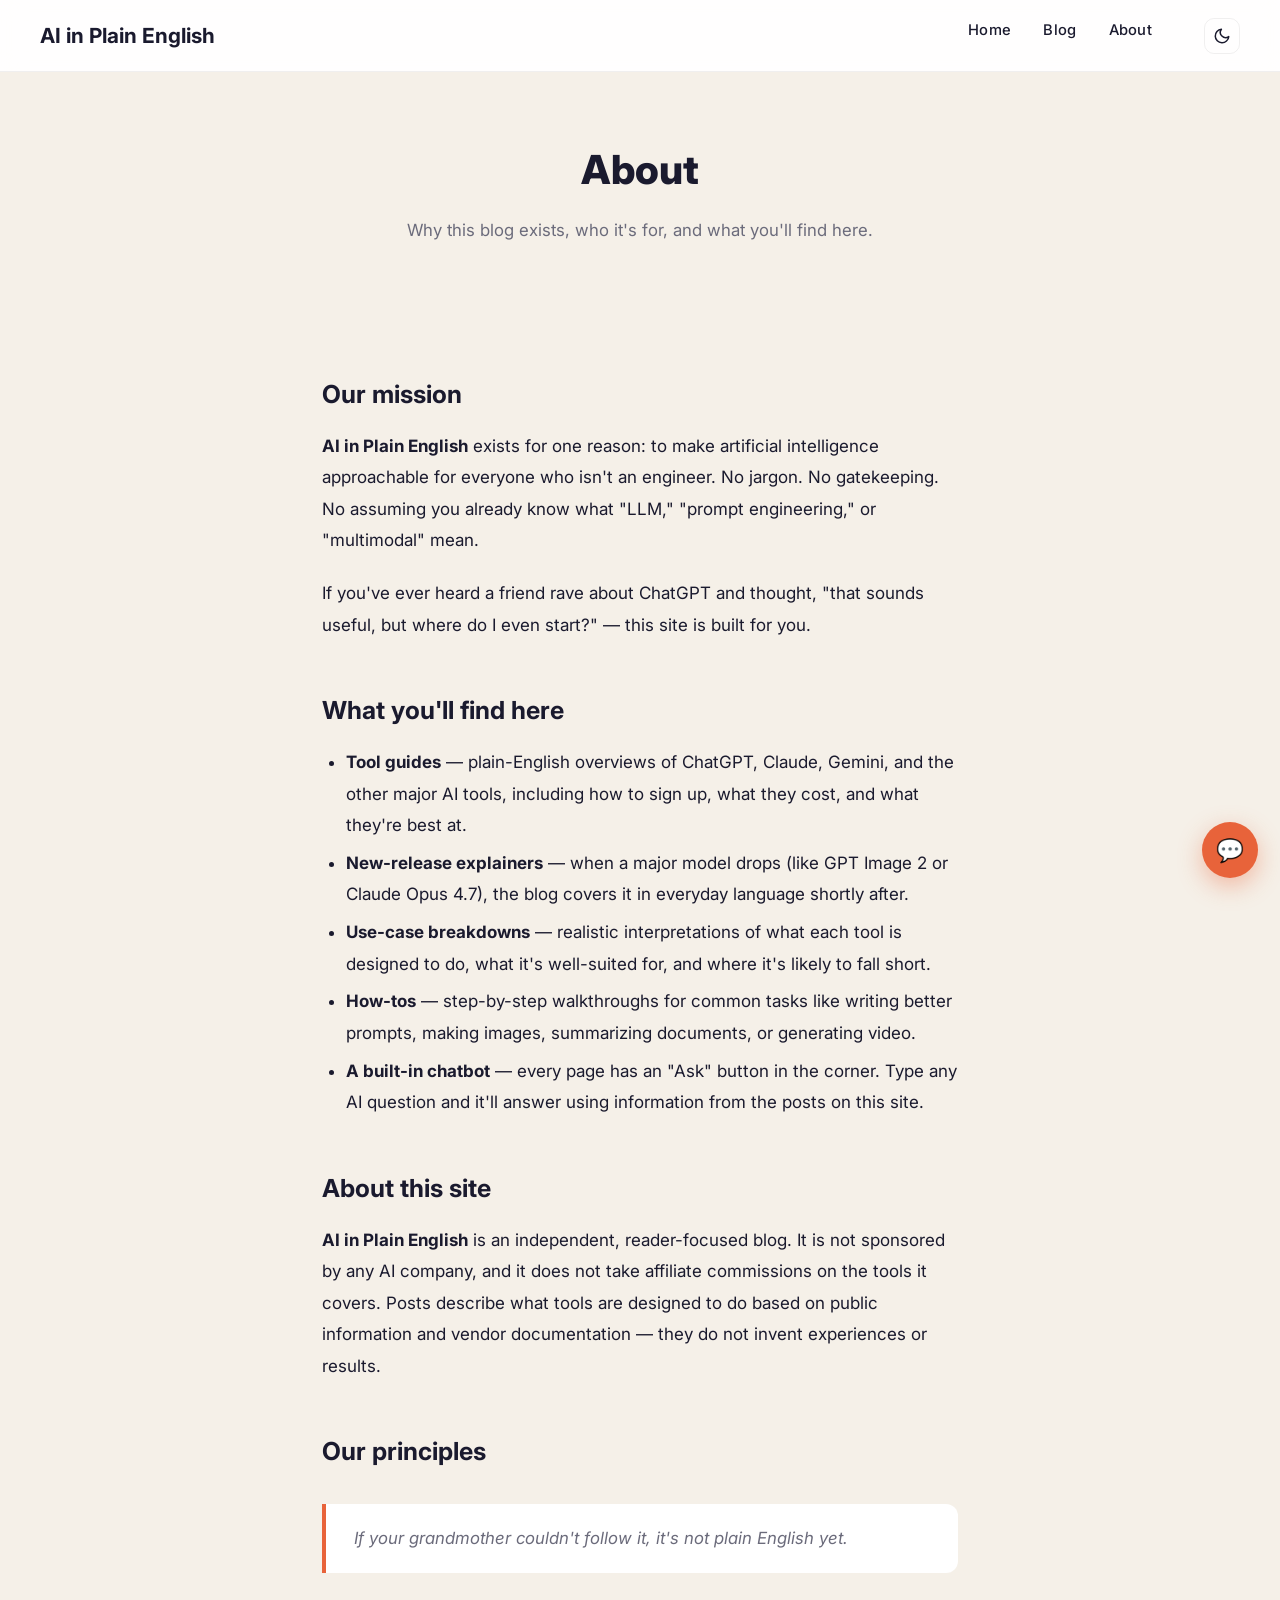
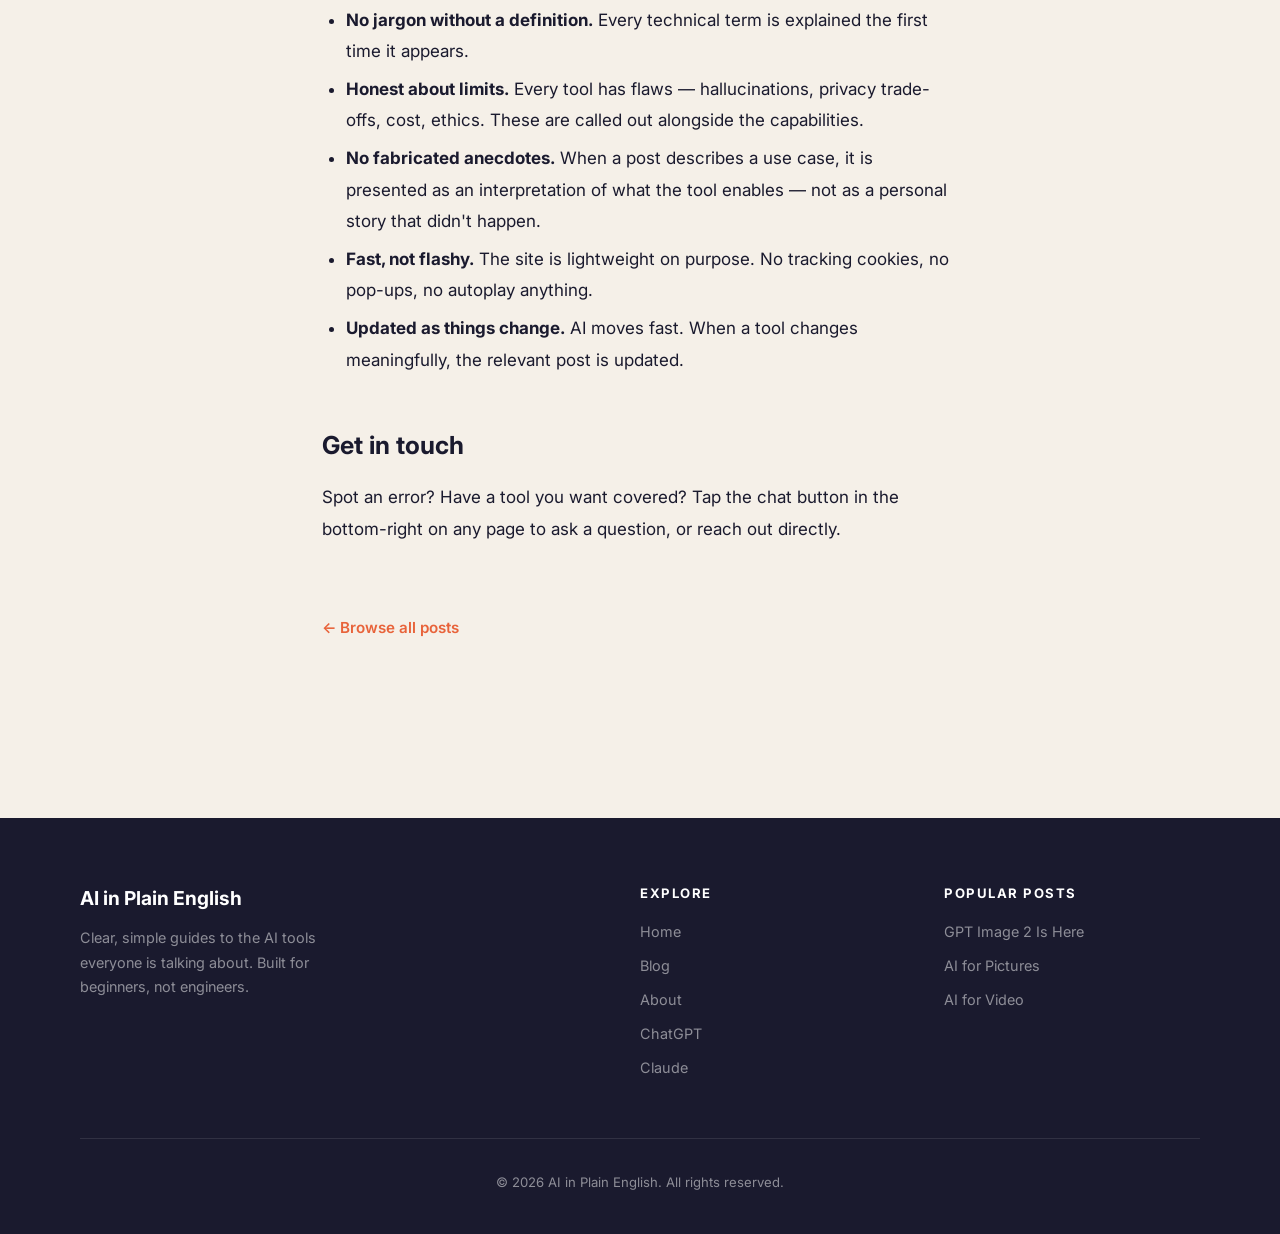
<file: about.html>
<!DOCTYPE html>
<html lang="en">
<head>
  <meta charset="UTF-8">
  <meta name="viewport" content="width=device-width, initial-scale=1.0">
  <title>About — AI in Plain English</title>
  <link rel="stylesheet" href="global.css">
  <script src="theme.js"></script>
</head>
<body>

  <!-- ====== NAVIGATION BAR ====== -->
  <header class="navbar">
    <a href="index.html" class="site-name">AI in Plain English</a>
    <nav>
      <a href="index.html">Home</a>
      <a href="blog.html">Blog</a>
      <a href="about.html">About</a>
    </nav>
  </header>

  <!-- ====== PAGE HEADER ====== -->
  <div class="page-header">
    <h1>About</h1>
    <p>Why this blog exists, who it's for, and what you'll find here.</p>
  </div>

  <!-- ====== ABOUT CONTENT ====== -->
  <article class="post">

    <h2>Our mission</h2>
    <p><strong>AI in Plain English</strong> exists for one reason: to make artificial intelligence approachable for everyone who isn't an engineer. No jargon. No gatekeeping. No assuming you already know what "LLM," "prompt engineering," or "multimodal" mean.</p>

    <p>If you've ever heard a friend rave about ChatGPT and thought, "that sounds useful, but where do I even start?" — this site is built for you.</p>

    <h2>What you'll find here</h2>
    <ul>
      <li><strong>Tool guides</strong> — plain-English overviews of ChatGPT, Claude, Gemini, and the other major AI tools, including how to sign up, what they cost, and what they're best at.</li>
      <li><strong>New-release explainers</strong> — when a major model drops (like GPT Image 2 or Claude Opus 4.7), the blog covers it in everyday language shortly after.</li>
      <li><strong>Use-case breakdowns</strong> — realistic interpretations of what each tool is designed to do, what it's well-suited for, and where it's likely to fall short.</li>
      <li><strong>How-tos</strong> — step-by-step walkthroughs for common tasks like writing better prompts, making images, summarizing documents, or generating video.</li>
      <li><strong>A built-in chatbot</strong> — every page has an "Ask" button in the corner. Type any AI question and it'll answer using information from the posts on this site.</li>
    </ul>

    <h2>About this site</h2>
    <p><strong>AI in Plain English</strong> is an independent, reader-focused blog. It is not sponsored by any AI company, and it does not take affiliate commissions on the tools it covers. Posts describe what tools are designed to do based on public information and vendor documentation — they do not invent experiences or results.</p>

    <h2>Our principles</h2>
    <blockquote>If your grandmother couldn't follow it, it's not plain English yet.</blockquote>

    <ul>
      <li><strong>No jargon without a definition.</strong> Every technical term is explained the first time it appears.</li>
      <li><strong>Honest about limits.</strong> Every tool has flaws — hallucinations, privacy trade-offs, cost, ethics. These are called out alongside the capabilities.</li>
      <li><strong>No fabricated anecdotes.</strong> When a post describes a use case, it is presented as an interpretation of what the tool enables — not as a personal story that didn't happen.</li>
      <li><strong>Fast, not flashy.</strong> The site is lightweight on purpose. No tracking cookies, no pop-ups, no autoplay anything.</li>
      <li><strong>Updated as things change.</strong> AI moves fast. When a tool changes meaningfully, the relevant post is updated.</li>
    </ul>

    <h2>Get in touch</h2>
    <p>Spot an error? Have a tool you want covered? Tap the chat button in the bottom-right on any page to ask a question, or reach out directly.</p>

    <a href="blog.html" class="back-link">&larr; Browse all posts</a>

  </article>

  <!-- ====== FOOTER ====== -->
  <footer class="footer">
    <div class="footer-inner">
      <div class="footer-brand">
        <p class="footer-name">AI in Plain English</p>
        <p>Clear, simple guides to the AI tools everyone is talking about. Built for beginners, not engineers.</p>
      </div>
      <div class="footer-col">
        <h4>Explore</h4>
        <a href="index.html">Home</a>
        <a href="blog.html">Blog</a>
        <a href="about.html">About</a>
        <a href="chatgpt.html">ChatGPT</a>
        <a href="claude.html">Claude</a>
      </div>
      <div class="footer-col">
        <h4>Popular Posts</h4>
        <a href="post-gpt-image-2.html">GPT Image 2 Is Here</a>
        <a href="post-ai-images.html">AI for Pictures</a>
        <a href="post-ai-video.html">AI for Video</a>
      </div>
    </div>
    <div class="footer-bottom">
      <p>&copy; 2026 AI in Plain English. All rights reserved.</p>
    </div>
  </footer>

  <script defer src="chatbot.js"></script>
</body>
</html>
</file>
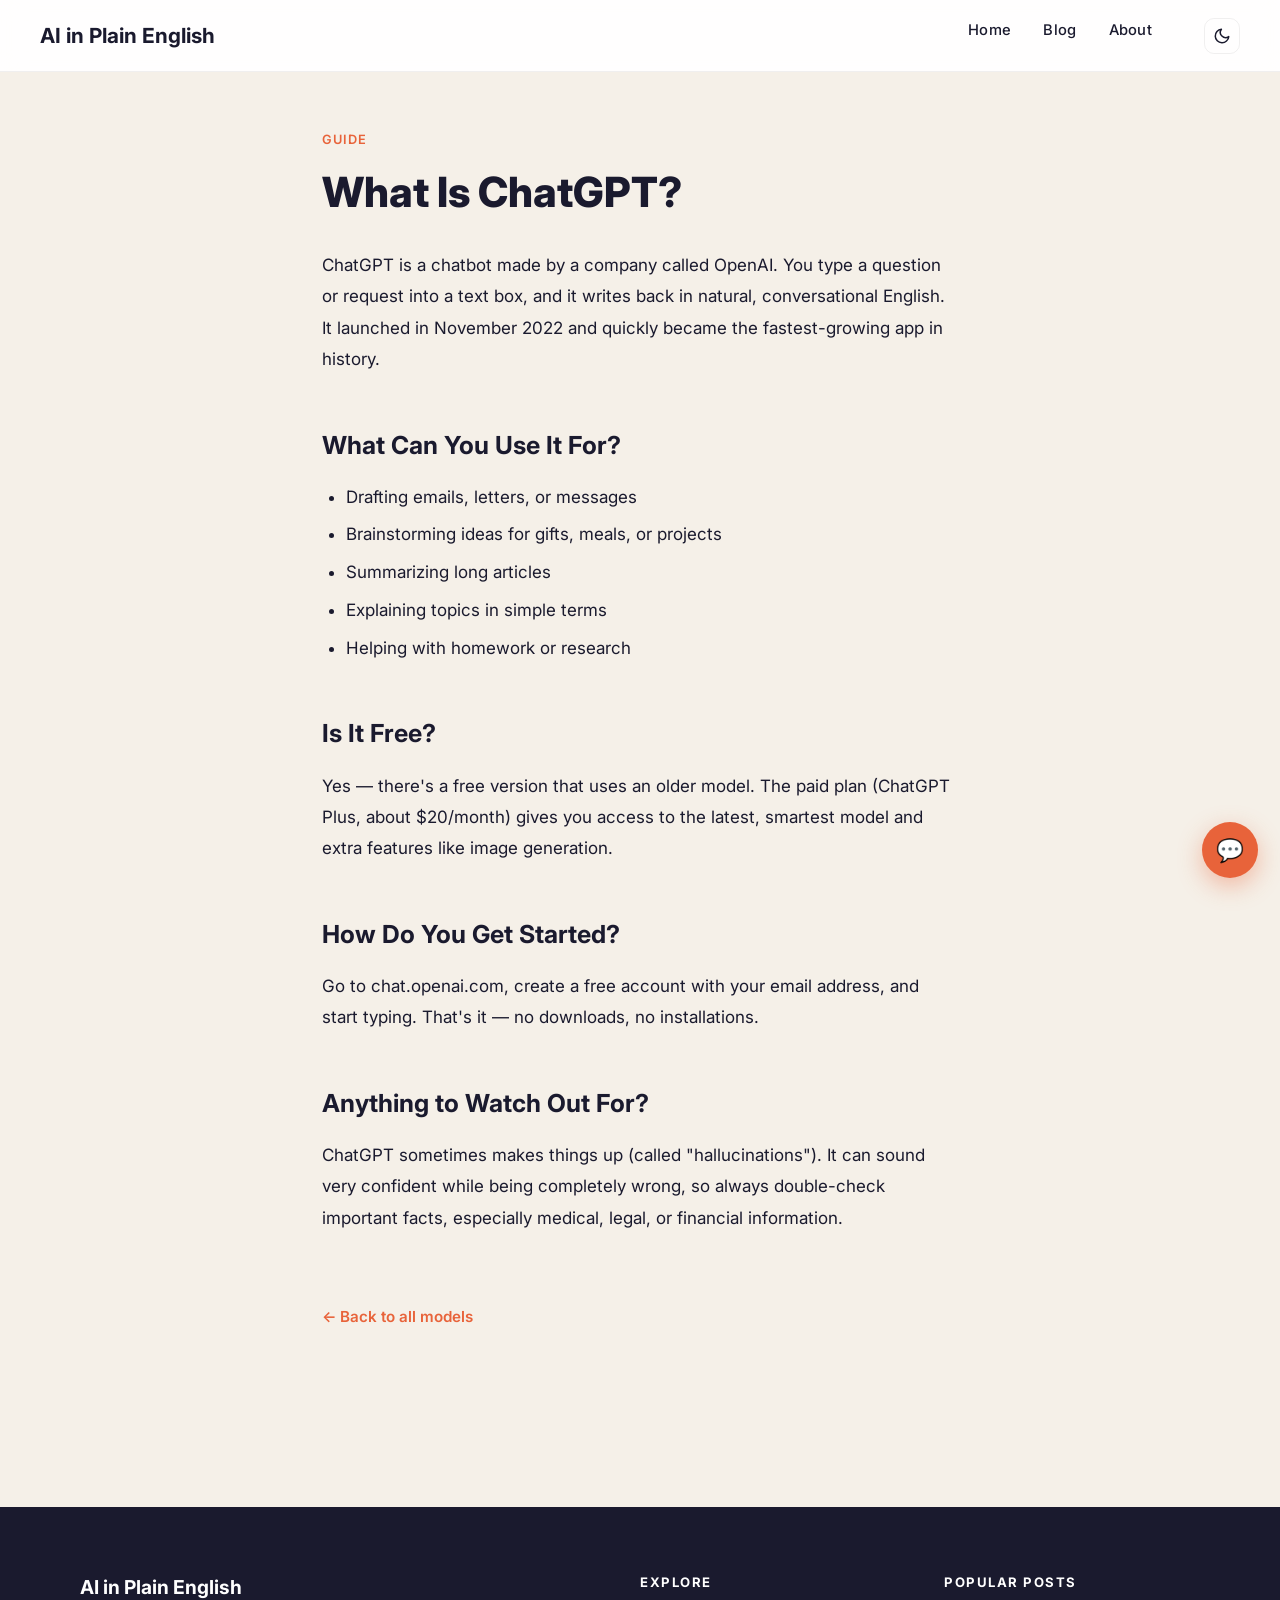
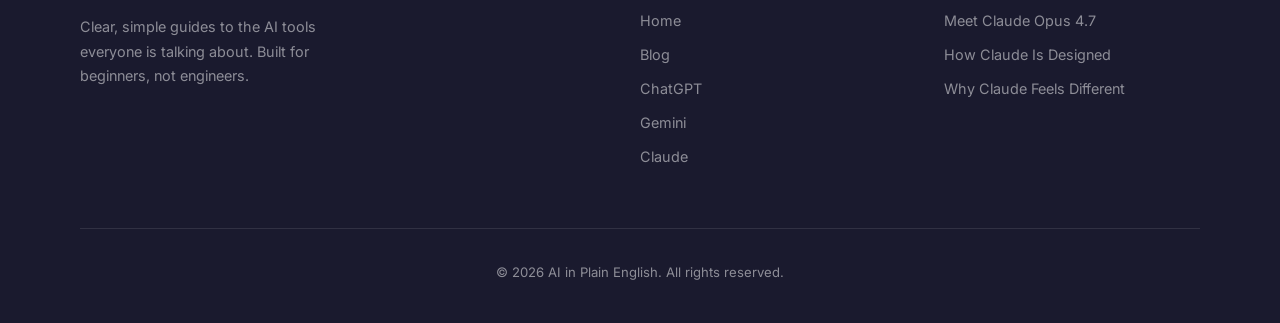
<file: chatgpt.html>
<!DOCTYPE html>
<html lang="en">
<head>
  <meta charset="UTF-8">
  <meta name="viewport" content="width=device-width, initial-scale=1.0">
  <title>What Is ChatGPT? — AI in Plain English</title>
  <link rel="stylesheet" href="global.css">
  <script src="theme.js"></script>
</head>
<body>

  <header class="navbar">
    <a href="index.html" class="site-name">AI in Plain English</a>
    <nav>
      <a href="index.html">Home</a>
      <a href="blog.html">Blog</a>
      <a href="about.html">About</a>
    </nav>
  </header>

  <article class="post">
    <p class="post-meta">Guide</p>
    <h1>What Is ChatGPT?</h1>

    <p>ChatGPT is a chatbot made by a company called OpenAI. You type a question or request into a text box, and it writes back in natural, conversational English. It launched in November 2022 and quickly became the fastest-growing app in history.</p>

    <h2>What Can You Use It For?</h2>
    <ul>
      <li>Drafting emails, letters, or messages</li>
      <li>Brainstorming ideas for gifts, meals, or projects</li>
      <li>Summarizing long articles</li>
      <li>Explaining topics in simple terms</li>
      <li>Helping with homework or research</li>
    </ul>

    <h2>Is It Free?</h2>
    <p>Yes — there's a free version that uses an older model. The paid plan (ChatGPT Plus, about $20/month) gives you access to the latest, smartest model and extra features like image generation.</p>

    <h2>How Do You Get Started?</h2>
    <p>Go to chat.openai.com, create a free account with your email address, and start typing. That's it — no downloads, no installations.</p>

    <h2>Anything to Watch Out For?</h2>
    <p>ChatGPT sometimes makes things up (called "hallucinations"). It can sound very confident while being completely wrong, so always double-check important facts, especially medical, legal, or financial information.</p>

    <a href="index.html#models" class="back-link">&larr; Back to all models</a>
  </article>

  <footer class="footer">
    <div class="footer-inner">
      <div class="footer-brand">
        <p class="footer-name">AI in Plain English</p>
        <p>Clear, simple guides to the AI tools everyone is talking about. Built for beginners, not engineers.</p>
      </div>
      <div class="footer-col">
        <h4>Explore</h4>
        <a href="index.html">Home</a>
        <a href="blog.html">Blog</a>
        <a href="chatgpt.html">ChatGPT</a>
        <a href="gemini.html">Gemini</a>
        <a href="claude.html">Claude</a>
      </div>
      <div class="footer-col">
        <h4>Popular Posts</h4>
        <a href="post-opus-4-7.html">Meet Claude Opus 4.7</a>
        <a href="post-claude-design.html">How Claude Is Designed</a>
        <a href="post-claude-personality.html">Why Claude Feels Different</a>
      </div>
    </div>
    <div class="footer-bottom">
      <p>&copy; 2026 AI in Plain English. All rights reserved.</p>
    </div>
  </footer>

  <script defer src="chatbot.js"></script>
</body>
</html>
</file>
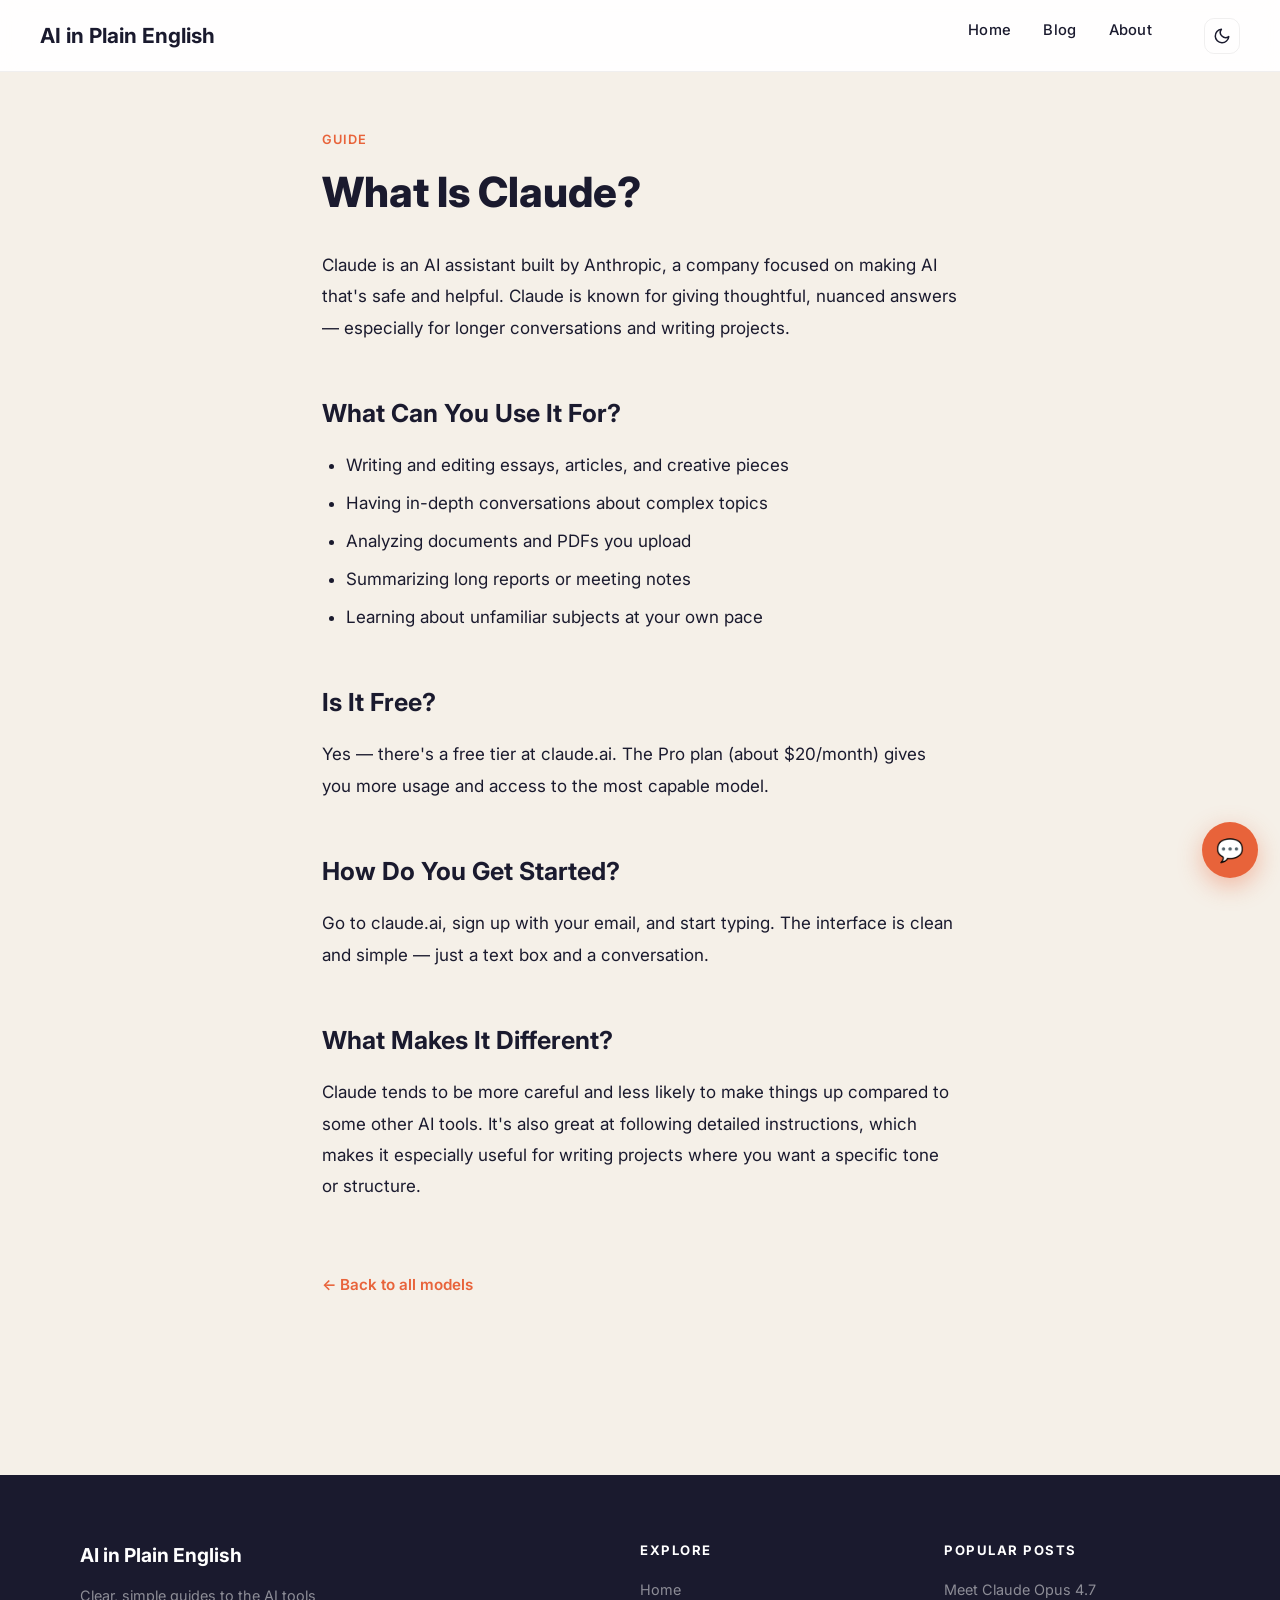
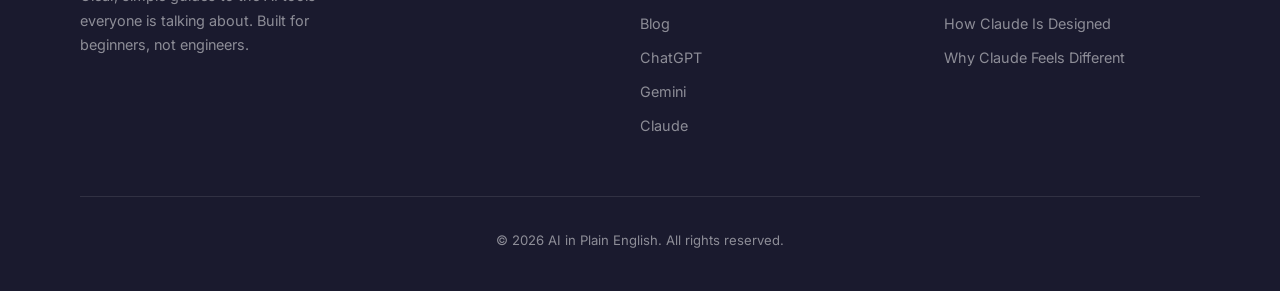
<file: claude.html>
<!DOCTYPE html>
<html lang="en">
<head>
  <meta charset="UTF-8">
  <meta name="viewport" content="width=device-width, initial-scale=1.0">
  <title>What Is Claude? — AI in Plain English</title>
  <link rel="stylesheet" href="global.css">
  <script src="theme.js"></script>
</head>
<body>

  <header class="navbar">
    <a href="index.html" class="site-name">AI in Plain English</a>
    <nav>
      <a href="index.html">Home</a>
      <a href="blog.html">Blog</a>
      <a href="about.html">About</a>
    </nav>
  </header>

  <article class="post">
    <p class="post-meta">Guide</p>
    <h1>What Is Claude?</h1>

    <p>Claude is an AI assistant built by Anthropic, a company focused on making AI that's safe and helpful. Claude is known for giving thoughtful, nuanced answers — especially for longer conversations and writing projects.</p>

    <h2>What Can You Use It For?</h2>
    <ul>
      <li>Writing and editing essays, articles, and creative pieces</li>
      <li>Having in-depth conversations about complex topics</li>
      <li>Analyzing documents and PDFs you upload</li>
      <li>Summarizing long reports or meeting notes</li>
      <li>Learning about unfamiliar subjects at your own pace</li>
    </ul>

    <h2>Is It Free?</h2>
    <p>Yes — there's a free tier at claude.ai. The Pro plan (about $20/month) gives you more usage and access to the most capable model.</p>

    <h2>How Do You Get Started?</h2>
    <p>Go to claude.ai, sign up with your email, and start typing. The interface is clean and simple — just a text box and a conversation.</p>

    <h2>What Makes It Different?</h2>
    <p>Claude tends to be more careful and less likely to make things up compared to some other AI tools. It's also great at following detailed instructions, which makes it especially useful for writing projects where you want a specific tone or structure.</p>

    <a href="index.html#models" class="back-link">&larr; Back to all models</a>
  </article>

  <footer class="footer">
    <div class="footer-inner">
      <div class="footer-brand">
        <p class="footer-name">AI in Plain English</p>
        <p>Clear, simple guides to the AI tools everyone is talking about. Built for beginners, not engineers.</p>
      </div>
      <div class="footer-col">
        <h4>Explore</h4>
        <a href="index.html">Home</a>
        <a href="blog.html">Blog</a>
        <a href="chatgpt.html">ChatGPT</a>
        <a href="gemini.html">Gemini</a>
        <a href="claude.html">Claude</a>
      </div>
      <div class="footer-col">
        <h4>Popular Posts</h4>
        <a href="post-opus-4-7.html">Meet Claude Opus 4.7</a>
        <a href="post-claude-design.html">How Claude Is Designed</a>
        <a href="post-claude-personality.html">Why Claude Feels Different</a>
      </div>
    </div>
    <div class="footer-bottom">
      <p>&copy; 2026 AI in Plain English. All rights reserved.</p>
    </div>
  </footer>

  <script defer src="chatbot.js"></script>
</body>
</html>
</file>
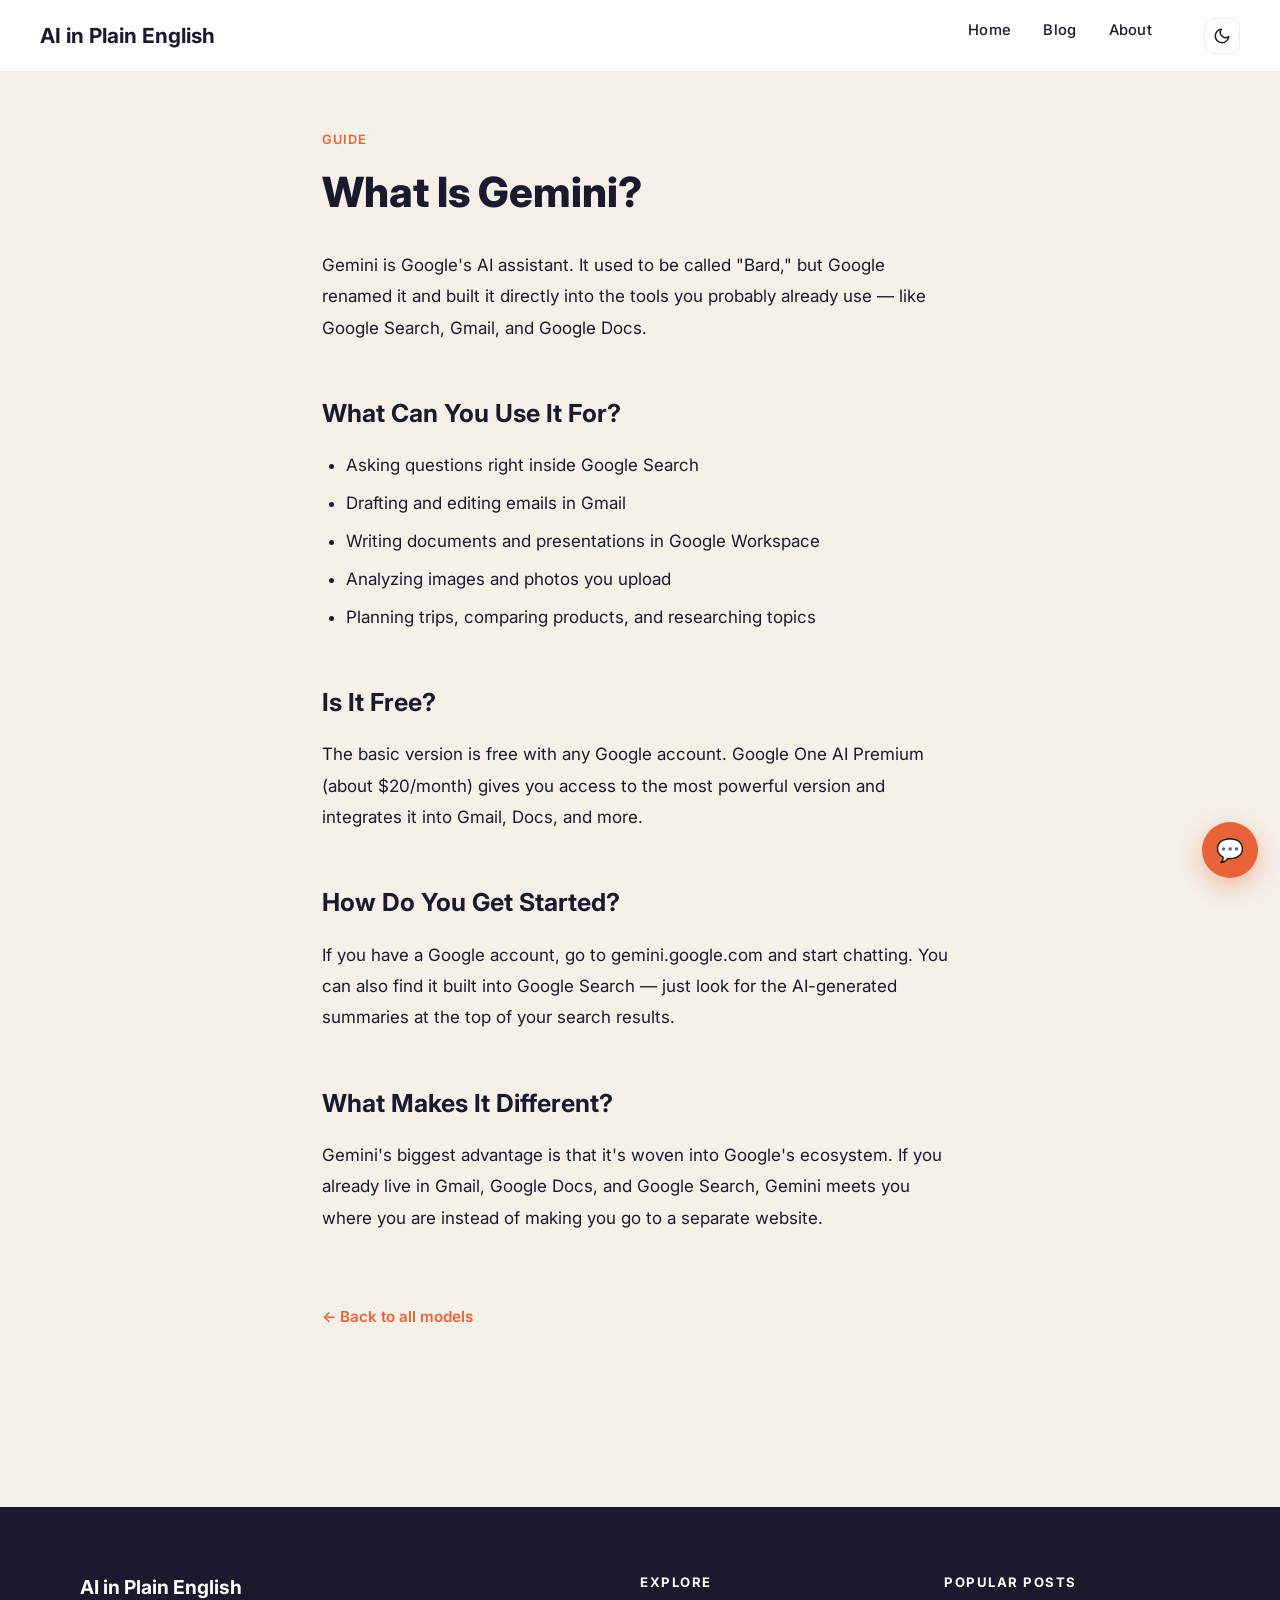
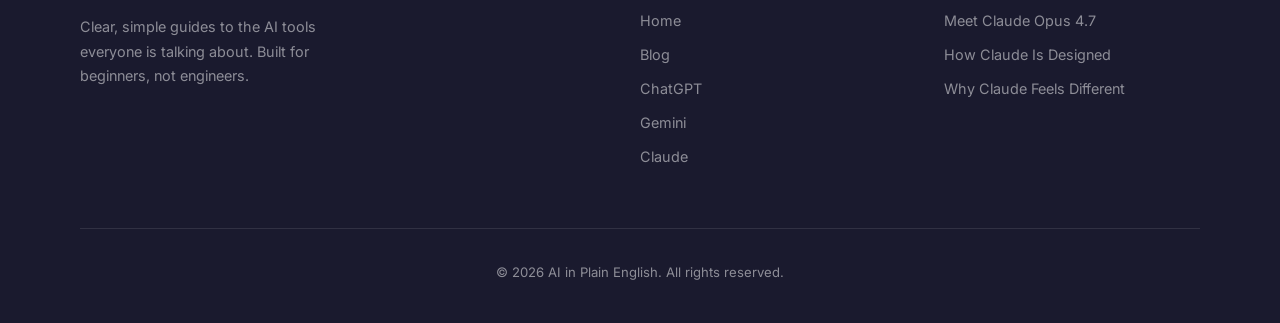
<file: gemini.html>
<!DOCTYPE html>
<html lang="en">
<head>
  <meta charset="UTF-8">
  <meta name="viewport" content="width=device-width, initial-scale=1.0">
  <title>What Is Gemini? — AI in Plain English</title>
  <link rel="stylesheet" href="global.css">
  <script src="theme.js"></script>
</head>
<body>

  <header class="navbar">
    <a href="index.html" class="site-name">AI in Plain English</a>
    <nav>
      <a href="index.html">Home</a>
      <a href="blog.html">Blog</a>
      <a href="about.html">About</a>
    </nav>
  </header>

  <article class="post">
    <p class="post-meta">Guide</p>
    <h1>What Is Gemini?</h1>

    <p>Gemini is Google's AI assistant. It used to be called "Bard," but Google renamed it and built it directly into the tools you probably already use — like Google Search, Gmail, and Google Docs.</p>

    <h2>What Can You Use It For?</h2>
    <ul>
      <li>Asking questions right inside Google Search</li>
      <li>Drafting and editing emails in Gmail</li>
      <li>Writing documents and presentations in Google Workspace</li>
      <li>Analyzing images and photos you upload</li>
      <li>Planning trips, comparing products, and researching topics</li>
    </ul>

    <h2>Is It Free?</h2>
    <p>The basic version is free with any Google account. Google One AI Premium (about $20/month) gives you access to the most powerful version and integrates it into Gmail, Docs, and more.</p>

    <h2>How Do You Get Started?</h2>
    <p>If you have a Google account, go to gemini.google.com and start chatting. You can also find it built into Google Search — just look for the AI-generated summaries at the top of your search results.</p>

    <h2>What Makes It Different?</h2>
    <p>Gemini's biggest advantage is that it's woven into Google's ecosystem. If you already live in Gmail, Google Docs, and Google Search, Gemini meets you where you are instead of making you go to a separate website.</p>

    <a href="index.html#models" class="back-link">&larr; Back to all models</a>
  </article>

  <footer class="footer">
    <div class="footer-inner">
      <div class="footer-brand">
        <p class="footer-name">AI in Plain English</p>
        <p>Clear, simple guides to the AI tools everyone is talking about. Built for beginners, not engineers.</p>
      </div>
      <div class="footer-col">
        <h4>Explore</h4>
        <a href="index.html">Home</a>
        <a href="blog.html">Blog</a>
        <a href="chatgpt.html">ChatGPT</a>
        <a href="gemini.html">Gemini</a>
        <a href="claude.html">Claude</a>
      </div>
      <div class="footer-col">
        <h4>Popular Posts</h4>
        <a href="post-opus-4-7.html">Meet Claude Opus 4.7</a>
        <a href="post-claude-design.html">How Claude Is Designed</a>
        <a href="post-claude-personality.html">Why Claude Feels Different</a>
      </div>
    </div>
    <div class="footer-bottom">
      <p>&copy; 2026 AI in Plain English. All rights reserved.</p>
    </div>
  </footer>

  <script defer src="chatbot.js"></script>
</body>
</html>
</file>
<file: global.css>
/* ============================================
   AI in Plain English — Global Stylesheet
   ============================================ */

/* --- Google Fonts --- */
@import url('https://fonts.googleapis.com/css2?family=Inter:wght@400;500;600;700;800&display=swap');

/* --- Base Reset --- */
*, *::before, *::after {
  margin: 0;
  padding: 0;
  box-sizing: border-box;
}

/* --- Design Tokens --- */
:root {
  --bg:       #f5f0e8;
  --ink:      #1a1a2e;
  --ink-bg:   #1a1a2e;   /* dark surface used for footer, always dark */
  --accent:   #e8633a;
  --accent-hover: #d15530;
  --white:    #ffffff;
  --light:    #ece7dd;
  --muted:    #6b6b7b;
  --navbar-bg: rgba(255, 255, 255, 0.92);
  --navbar-border: rgba(0, 0, 0, 0.06);
  --border-subtle: rgba(0, 0, 0, 0.05);
  --card-shadow: 0 1px 3px rgba(0,0,0,0.04);
  --card-shadow-hover: 0 12px 32px rgba(0,0,0,0.1);

  --font-heading: 'Inter', -apple-system, sans-serif;
  --font-body:    'Inter', -apple-system, sans-serif;

  --max-width: 1120px;
  --section-gap: 6rem;
}

/* Dark theme — all text becomes white (via --ink), all surfaces dark */
[data-theme="dark"] {
  --bg:       #15151f;
  --ink:      #ffffff;   /* text color; overrides everything using var(--ink) */
  --ink-bg:   #0f0f18;   /* footer surface, stays dark */
  --accent:   #ff7a4e;
  --accent-hover: #ff9166;
  --white:    #1f1f2d;   /* card/surface bg color */
  --light:    #2a2a38;
  --muted:    #c8ccd6;
  --navbar-bg: rgba(21, 21, 31, 0.85);
  --navbar-border: rgba(255, 255, 255, 0.08);
  --border-subtle: rgba(255, 255, 255, 0.08);
  --card-shadow: 0 1px 3px rgba(0,0,0,0.4);
  --card-shadow-hover: 0 16px 40px rgba(0,0,0,0.5);
}

/* Elements that hard-code var(--white) for text (which is a dark surface in dark mode)
   need explicit white text on their dark surface. */
[data-theme="dark"] .footer-brand .footer-name,
[data-theme="dark"] .footer-col h4,
[data-theme="dark"] .footer {
  color: #ffffff;
}
[data-theme="dark"] .footer-col a,
[data-theme="dark"] .footer-brand p,
[data-theme="dark"] .footer-bottom p {
  color: rgba(255, 255, 255, 0.78);
}

/* Smooth cross-fade when toggling */
html {
  transition: background-color 0.35s ease, color 0.35s ease;
}
body, .navbar, .card, .footer, .post blockquote, .post .callout, .post .stat-card,
.cb-panel, .cb-body, .cb-msg.bot, .cb-input {
  transition: background-color 0.35s ease, color 0.35s ease, border-color 0.35s ease;
}

/* --- Global Defaults --- */
html {
  scroll-behavior: smooth;
}

body {
  font-family: var(--font-body);
  background-color: var(--bg);
  color: var(--ink);
  line-height: 1.7;
  font-size: 17px;
  -webkit-font-smoothing: antialiased;
}

img {
  max-width: 100%;
  display: block;
}

a {
  color: var(--accent);
  text-decoration: none;
  transition: color 0.2s;
}

a:hover {
  color: var(--accent-hover);
}

/* ============================================
   NAVIGATION BAR
   ============================================ */
.navbar {
  display: flex;
  align-items: center;
  justify-content: space-between;
  padding: 1.1rem 2.5rem;
  background-color: var(--navbar-bg);
  backdrop-filter: blur(12px);
  -webkit-backdrop-filter: blur(12px);
  border-bottom: 1px solid var(--navbar-border);
  position: sticky;
  top: 0;
  z-index: 100;
}

.navbar .site-name {
  font-family: var(--font-heading);
  font-size: 1.3rem;
  font-weight: 700;
  color: var(--ink);
  text-decoration: none;
}

.navbar .site-name:hover {
  color: var(--accent);
}

.navbar nav {
  display: flex;
  gap: 2rem;
}

.navbar nav a {
  color: var(--ink);
  font-weight: 500;
  font-size: 0.92rem;
  text-decoration: none;
  letter-spacing: 0.3px;
  position: relative;
}

.navbar nav a::after {
  content: '';
  position: absolute;
  bottom: -4px;
  left: 0;
  width: 0;
  height: 2px;
  background-color: var(--accent);
  transition: width 0.25s ease;
}

.navbar nav a:hover {
  color: var(--accent);
}

.navbar nav a:hover::after {
  width: 100%;
}

/* Theme toggle button in navbar */
.theme-toggle {
  background: transparent;
  border: 1px solid var(--navbar-border);
  color: var(--ink);
  width: 36px;
  height: 36px;
  border-radius: 10px;
  cursor: pointer;
  display: inline-flex;
  align-items: center;
  justify-content: center;
  font-size: 1rem;
  margin-left: 1.25rem;
  transition: background-color 0.2s, border-color 0.2s, transform 0.2s;
}
.theme-toggle:hover {
  background-color: var(--light);
  border-color: var(--accent);
  transform: rotate(15deg);
}
.theme-toggle svg {
  width: 18px;
  height: 18px;
  stroke: currentColor;
  fill: none;
  stroke-width: 2;
  stroke-linecap: round;
  stroke-linejoin: round;
}
[data-theme="dark"] .theme-toggle {
  border-color: rgba(255, 255, 255, 0.45);
  color: #ffffff;
}
[data-theme="dark"] .theme-toggle:hover {
  border-color: var(--accent);
  background-color: rgba(255, 255, 255, 0.08);
}
[data-theme="dark"] .theme-toggle .icon-sun  { display: block; stroke: #ffffff; }
[data-theme="dark"] .theme-toggle .icon-moon { display: none; }
.theme-toggle .icon-sun  { display: none; }
.theme-toggle .icon-moon { display: block; }

/* ============================================
   HAMBURGER / MOBILE MENU
   ============================================ */
.menu-toggle {
  display: none;
  background: transparent;
  border: 1px solid var(--navbar-border);
  border-radius: 10px;
  width: 40px;
  height: 40px;
  cursor: pointer;
  align-items: center;
  justify-content: center;
  margin-left: 0.75rem;
  padding: 0;
  color: var(--ink);
  transition: border-color 0.2s, background-color 0.2s;
}
.menu-toggle:hover {
  border-color: var(--accent);
}
.menu-toggle svg {
  width: 22px;
  height: 22px;
  stroke: currentColor;
  fill: none;
  stroke-width: 2.2;
  stroke-linecap: round;
}
[data-theme="dark"] .menu-toggle {
  border-color: rgba(255,255,255,0.45);
  color: #ffffff;
}

/* ============================================
   HERO SECTION
   ============================================ */
.hero {
  position: relative;
  text-align: center;
  padding: 7rem 2rem 6rem;
  overflow: hidden;
  background: linear-gradient(135deg, #1a1a2e 0%, #2d2d44 50%, #3a2a1e 100%);
  color: var(--white);
}

.hero::before {
  content: '';
  position: absolute;
  inset: 0;
  background-image: url('https://images.unsplash.com/photo-1677442135703-1787eea5ce01?w=1600&q=80');
  background-size: cover;
  background-position: center;
  opacity: 0.1;
}

.hero-content {
  position: relative;
  z-index: 2;
  max-width: 720px;
  margin: 0 auto;
}

.hero .label {
  display: inline-block;
  font-size: 0.78rem;
  font-weight: 700;
  letter-spacing: 2px;
  text-transform: uppercase;
  color: var(--accent);
  margin-bottom: 1.5rem;
}

.hero h1 {
  font-family: var(--font-heading);
  font-size: 3.2rem;
  font-weight: 800;
  line-height: 1.15;
  margin-bottom: 1.5rem;
  color: #ffffff;
}

.hero p {
  font-size: 1.15rem;
  color: rgba(255,255,255,0.75);
  margin-bottom: 2.5rem;
  line-height: 1.8;
  max-width: 560px;
  margin-left: auto;
  margin-right: auto;
}

/* --- Buttons --- */
.btn {
  display: inline-block;
  background-color: var(--accent);
  color: var(--white);
  padding: 0.8rem 2rem;
  border-radius: 8px;
  font-weight: 700;
  font-size: 0.95rem;
  text-decoration: none;
  letter-spacing: 0.3px;
  transition: background-color 0.2s, transform 0.2s, box-shadow 0.2s;
}

.btn:hover {
  background-color: var(--accent-hover);
  transform: translateY(-2px);
  box-shadow: 0 4px 14px rgba(232, 99, 58, 0.35);
  text-decoration: none;
  color: var(--white);
}

.btn-outline {
  background-color: transparent;
  border: 2px solid rgba(255,255,255,0.3);
  color: var(--white);
}

.btn-outline:hover {
  background-color: var(--white);
  color: var(--ink);
  border-color: var(--white);
  box-shadow: 0 4px 14px rgba(255,255,255,0.15);
}

/* ============================================
   SECTION LAYOUT (shared)
   ============================================ */
.section {
  padding: var(--section-gap) 2rem;
  max-width: var(--max-width);
  margin: 0 auto;
}

.section-title {
  font-family: var(--font-heading);
  font-size: 2.1rem;
  font-weight: 700;
  text-align: center;
  margin-bottom: 1rem;
  color: var(--ink);
}

.section-subtitle {
  text-align: center;
  color: var(--muted);
  font-size: 1.05rem;
  margin-bottom: 3rem;
  max-width: 500px;
  margin-left: auto;
  margin-right: auto;
}

/* ============================================
   CARD GRID
   ============================================ */
.card-grid {
  display: grid;
  grid-template-columns: repeat(3, 1fr);
  gap: 1.75rem;
}

.card {
  background-color: var(--white);
  border-radius: 14px;
  padding: 2rem;
  border: 1px solid var(--border-subtle);
  box-shadow: var(--card-shadow);
  transition: box-shadow 0.3s ease, transform 0.3s ease;
  display: flex;
  flex-direction: column;
}

.card:hover {
  box-shadow: var(--card-shadow-hover);
  transform: translateY(-4px);
}

.card .icon {
  font-size: 2rem;
  margin-bottom: 1rem;
}

.card h3 {
  font-family: var(--font-heading);
  font-size: 1.3rem;
  margin-bottom: 0.6rem;
  color: var(--ink);
  line-height: 1.35;
}

.card p {
  color: var(--muted);
  margin-bottom: 1.5rem;
  font-size: 0.95rem;
  line-height: 1.65;
  flex-grow: 1;
}

.card .date {
  font-size: 0.78rem;
  color: var(--accent);
  font-weight: 600;
  margin-bottom: 0.6rem;
  text-transform: uppercase;
  letter-spacing: 0.8px;
}

.card .btn {
  font-size: 0.85rem;
  padding: 0.55rem 1.25rem;
  align-self: flex-start;
}

.card .applies-to {
  margin-top: auto;
  padding-top: 1.25rem;
  border-top: 1px solid var(--light);
}

.card .applies-to .applies-label {
  font-size: 0.7rem;
  font-weight: 600;
  text-transform: uppercase;
  letter-spacing: 0.8px;
  color: var(--muted);
  margin-bottom: 0.5rem;
}

.card .applies-to .logo-row {
  display: flex;
  align-items: center;
  gap: 0.75rem;
}

.card .applies-to .logo-tag {
  display: flex;
  align-items: center;
  gap: 0.3rem;
  font-size: 0.75rem;
  font-weight: 500;
  color: var(--ink);
}

.card .applies-to .logo-tag svg {
  flex-shrink: 0;
}

/* ============================================
   DIVIDER
   ============================================ */
.section-divider {
  border: none;
  height: 1px;
  background: var(--light);
  max-width: var(--max-width);
  margin: 0 auto;
}

/* ============================================
   FOOTER
   ============================================ */
.footer {
  background-color: var(--ink-bg);
  color: rgba(255,255,255,0.5);
  margin-top: var(--section-gap);
  padding: 4rem 2rem 2.5rem;
}

.footer-inner {
  max-width: var(--max-width);
  margin: 0 auto;
  display: grid;
  grid-template-columns: 2fr 1fr 1fr;
  gap: 3rem;
  padding-bottom: 3rem;
  border-bottom: 1px solid rgba(255,255,255,0.1);
}

.footer-brand .footer-name {
  font-family: var(--font-heading);
  font-size: 1.2rem;
  font-weight: 700;
  color: var(--white);
  margin-bottom: 0.75rem;
}

.footer-brand p {
  font-size: 0.9rem;
  line-height: 1.7;
  max-width: 300px;
}

.footer-col h4 {
  color: var(--white);
  font-size: 0.82rem;
  font-weight: 700;
  text-transform: uppercase;
  letter-spacing: 1.5px;
  margin-bottom: 1rem;
}

.footer-col a {
  display: block;
  color: rgba(255,255,255,0.5);
  font-size: 0.9rem;
  margin-bottom: 0.6rem;
  transition: color 0.2s;
  text-decoration: none;
}

.footer-col a:hover {
  color: var(--accent);
}

.footer-bottom {
  text-align: center;
  padding-top: 2rem;
  max-width: var(--max-width);
  margin: 0 auto;
  font-size: 0.82rem;
}

/* ============================================
   BLOG LISTING PAGE
   ============================================ */
.page-header {
  text-align: center;
  padding: 4rem 2rem 1.5rem;
}

.page-header h1 {
  font-family: var(--font-heading);
  font-size: 2.5rem;
  font-weight: 800;
  color: var(--ink);
}

.page-header p {
  color: var(--muted);
  font-size: 1.05rem;
  margin-top: 0.75rem;
}

/* ============================================
   BLOG POST (article page)
   ============================================ */
.post {
  max-width: 700px;
  margin: 0 auto;
  padding: 3.5rem 2rem 5rem;
}

.post .post-meta {
  font-size: 0.8rem;
  color: var(--accent);
  text-transform: uppercase;
  letter-spacing: 1px;
  font-weight: 600;
  margin-bottom: 1rem;
}

.post h1 {
  font-family: var(--font-heading);
  font-size: 2.6rem;
  font-weight: 800;
  line-height: 1.2;
  margin-bottom: 2rem;
  color: var(--ink);
}

.post h2 {
  font-family: var(--font-heading);
  font-size: 1.55rem;
  margin-top: 3rem;
  margin-bottom: 1rem;
  color: var(--ink);
}

.post p {
  margin-bottom: 1.35rem;
  line-height: 1.85;
}

.post ul, .post ol {
  margin: 1rem 0 1.5rem 1.5rem;
  line-height: 1.85;
}

.post li {
  margin-bottom: 0.4rem;
}

.post blockquote {
  border-left: 4px solid var(--accent);
  padding: 1.25rem 1.75rem;
  margin: 2rem 0;
  background-color: var(--white);
  border-radius: 0 12px 12px 0;
  color: var(--muted);
  font-style: italic;
  font-size: 1.05rem;
}

.post .back-link {
  display: inline-block;
  margin-top: 3rem;
  font-weight: 600;
  font-size: 0.95rem;
}

/* ============================================
   POST GRAPHICS (hero + inline images + callouts)
   ============================================ */
.post-hero-img {
  width: 100%;
  height: 340px;
  object-fit: cover;
  border-radius: 14px;
  margin: 0 0 2.5rem;
  box-shadow: 0 12px 40px rgba(0,0,0,0.12);
}

.post figure {
  margin: 2.5rem 0;
}

.post figure img {
  width: 100%;
  border-radius: 12px;
  box-shadow: 0 6px 24px rgba(0,0,0,0.08);
}

.post figure figcaption {
  font-size: 0.85rem;
  color: var(--muted);
  text-align: center;
  margin-top: 0.75rem;
  font-style: italic;
}

.post .callout {
  background-color: var(--white);
  border-radius: 14px;
  padding: 1.75rem 2rem;
  margin: 2.5rem 0;
  border-left: 4px solid var(--accent);
  box-shadow: 0 4px 16px rgba(0,0,0,0.05);
}

.post .callout h3 {
  font-size: 1.1rem;
  margin-top: 0;
  margin-bottom: 0.75rem;
  color: var(--ink);
}

.post .callout p:last-child {
  margin-bottom: 0;
}

.post .stat-grid {
  display: grid;
  grid-template-columns: repeat(3, 1fr);
  gap: 1rem;
  margin: 2.5rem 0;
}

.post .stat-card {
  background-color: var(--white);
  border-radius: 12px;
  padding: 1.5rem 1.25rem;
  text-align: center;
  box-shadow: 0 4px 14px rgba(0,0,0,0.05);
}

.post .stat-card .stat-number {
  font-size: 1.9rem;
  font-weight: 800;
  color: var(--accent);
  line-height: 1.1;
  margin-bottom: 0.4rem;
}

.post .stat-card .stat-label {
  font-size: 0.82rem;
  color: var(--muted);
  line-height: 1.4;
}

/* Card thumbnail image for blog listing cards */
.card .card-thumb {
  width: calc(100% + 4rem);
  max-width: none;
  height: 170px;
  object-fit: cover;
  margin: -2rem -2rem 1.5rem;
  border-radius: 14px 14px 0 0;
}

/* ============================================
   RESPONSIVE — tablets
   ============================================ */
@media (max-width: 900px) {
  .card-grid {
    grid-template-columns: repeat(2, 1fr);
  }

  .footer-inner {
    grid-template-columns: 1fr 1fr;
  }

  .footer-brand {
    grid-column: 1 / -1;
  }
}

/* ============================================
   RESPONSIVE — phones
   ============================================ */
@media (max-width: 600px) {
  :root {
    --section-gap: 4rem;
  }

  .hero {
    padding: 4.5rem 1.5rem 4rem;
  }

  .hero h1 {
    font-size: 2.1rem;
  }

  .hero p {
    font-size: 1rem;
  }

  .card-grid {
    grid-template-columns: 1fr;
    gap: 1.25rem;
  }

  .section {
    padding: var(--section-gap) 1.25rem;
  }

  .navbar {
    padding: 0.9rem 1rem;
    flex-wrap: wrap;
  }

  .navbar .site-name {
    font-size: 1.1rem;
    flex: 1;
    min-width: 0;
  }

  .menu-toggle {
    display: inline-flex;
  }

  .navbar nav {
    order: 3;
    flex-basis: 100%;
    flex-direction: column;
    align-items: stretch;
    gap: 0;
    max-height: 0;
    overflow: hidden;
    margin-top: 0;
    transition: max-height 0.3s ease, margin-top 0.3s ease;
  }

  .navbar.open nav {
    max-height: 420px;
    margin-top: 0.75rem;
  }

  .navbar nav a {
    padding: 0.9rem 0.25rem;
    border-bottom: 1px solid var(--border-subtle);
    font-size: 1rem;
  }

  .navbar nav a::after {
    display: none;
  }

  .navbar nav .theme-toggle {
    align-self: flex-start;
    margin: 0.75rem 0 0.25rem;
  }

  .section-title {
    font-size: 1.7rem;
  }

  .post h1 {
    font-size: 1.9rem;
  }

  .post {
    padding: 2.5rem 1.25rem 3rem;
  }

  .page-header {
    padding: 3rem 1.25rem 1rem;
  }

  .footer-inner {
    grid-template-columns: 1fr;
    gap: 2rem;
  }

  .page-header h1 {
    font-size: 2rem;
  }

  .post-hero-img {
    height: 220px;
    border-radius: 10px;
  }

  .post .stat-grid {
    grid-template-columns: 1fr;
  }

  .post .callout {
    padding: 1.25rem 1.4rem;
  }
}

/* ============================================
   ANIMATIONS
   ============================================ */
@keyframes fadeInUp {
  from { opacity: 0; transform: translateY(18px); }
  to   { opacity: 1; transform: translateY(0); }
}

@keyframes fadeIn {
  from { opacity: 0; }
  to   { opacity: 1; }
}

@keyframes heroKenBurns {
  0%   { opacity: 0.10; transform: scale(1) translate(0, 0); }
  50%  { opacity: 0.18; transform: scale(1.08) translate(-1.5%, -1%); }
  100% { opacity: 0.10; transform: scale(1) translate(0, 0); }
}

@keyframes heroSheen {
  0%   { transform: translateX(-120%) skewX(-18deg); }
  60%  { transform: translateX(180%)  skewX(-18deg); }
  100% { transform: translateX(180%)  skewX(-18deg); }
}

/* Hero background image — slow Ken Burns */
.hero::before {
  animation: heroKenBurns 22s ease-in-out infinite;
  will-change: transform, opacity;
}

/* Hero sheen sweep overlay */
.hero::after {
  content: '';
  position: absolute;
  inset: 0;
  z-index: 1;
  pointer-events: none;
  background: linear-gradient(
    100deg,
    transparent 35%,
    rgba(255, 255, 255, 0.06) 48%,
    rgba(255, 255, 255, 0.12) 50%,
    rgba(255, 255, 255, 0.06) 52%,
    transparent 65%
  );
  transform: translateX(-120%) skewX(-18deg);
  animation: heroSheen 9s ease-in-out 1.2s infinite;
}


.hero .label {
  animation: fadeInUp 0.7s ease-out both;
}
.hero h1 {
  animation: fadeInUp 0.8s ease-out 0.12s both;
}
.hero p {
  animation: fadeInUp 0.8s ease-out 0.24s both;
}
.hero .btn,
.hero-content a {
  animation: fadeInUp 0.8s ease-out 0.36s both;
}

/* Navbar fade-in */
.navbar {
  animation: fadeIn 0.6s ease-out both;
}

/* Section titles slide up on load */
.section-title,
.section-subtitle,
.page-header h1,
.page-header p {
  animation: fadeInUp 0.7s ease-out both;
}

/* Card hover polish */
.card {
  transition: box-shadow 0.35s ease, transform 0.35s cubic-bezier(0.2, 0.8, 0.2, 1), border-color 0.35s ease;
}
.card:hover {
  transform: translateY(-6px);
  border-color: rgba(232, 99, 58, 0.25);
}
.card .card-thumb {
  transition: transform 0.6s cubic-bezier(0.2, 0.8, 0.2, 1);
}
.card:hover .card-thumb {
  transform: scale(1.04);
}
.card {
  overflow: hidden;
}

/* Button micro-interaction */
.btn {
  transition: background-color 0.2s ease, transform 0.2s cubic-bezier(0.2, 0.8, 0.2, 1), box-shadow 0.25s ease;
}
.btn:active {
  transform: translateY(0);
  box-shadow: 0 2px 6px rgba(232, 99, 58, 0.25);
}

/* Scroll-reveal for cards via view timelines (modern browsers) */
@supports (animation-timeline: view()) {
  .card-grid .card {
    animation: fadeInUp 0.8s cubic-bezier(0.2, 0.8, 0.2, 1) both;
    animation-timeline: view();
    animation-range: entry 0% entry 60%;
  }
  .post figure,
  .post .callout,
  .post .stat-card,
  .post blockquote {
    animation: fadeInUp 0.8s cubic-bezier(0.2, 0.8, 0.2, 1) both;
    animation-timeline: view();
    animation-range: entry 0% entry 55%;
  }
}

/* Fallback stagger on load for browsers without view timelines */
@supports not (animation-timeline: view()) {
  .card-grid .card {
    animation: fadeInUp 0.7s ease-out both;
  }
  .card-grid .card:nth-child(1) { animation-delay: 0.05s; }
  .card-grid .card:nth-child(2) { animation-delay: 0.15s; }
  .card-grid .card:nth-child(3) { animation-delay: 0.25s; }
  .card-grid .card:nth-child(4) { animation-delay: 0.35s; }
  .card-grid .card:nth-child(5) { animation-delay: 0.45s; }
  .card-grid .card:nth-child(6) { animation-delay: 0.55s; }
}

/* Left-edge animated blue scroll rail */
@keyframes scrollRailShimmer {
  0%, 100% { opacity: 0.85; }
  50%      { opacity: 1; }
}

@keyframes scrollRailFlow {
  0%   { background-position: 0 0; }
  100% { background-position: 0 -400px; }
}

@keyframes scrollRailFill {
  from { height: 0; }
  to   { height: 100vh; }
}

body::before {
  content: '';
  position: fixed;
  top: 0;
  left: 0;
  width: 4px;
  height: 100vh;
  background:
    linear-gradient(
      180deg,
      rgba(96, 165, 250, 0.0)  0%,
      rgba(96, 165, 250, 0.85) 12%,
      rgba(37, 99, 235, 1)     28%,
      rgba(59, 130, 246, 0.9)  50%,
      rgba(37, 99, 235, 1)     72%,
      rgba(96, 165, 250, 0.85) 88%,
      rgba(96, 165, 250, 0.0)  100%
    );
  background-size: 100% 400px;
  background-repeat: repeat-y;
  z-index: 9999;
  pointer-events: none;
  animation:
    scrollRailFlow 4s linear infinite,
    scrollRailShimmer 2.4s ease-in-out infinite;
  box-shadow: 0 0 12px rgba(59, 130, 246, 0.55), 0 0 24px rgba(37, 99, 235, 0.3);
}

@supports (animation-timeline: scroll(root)) {
  body::before {
    height: 0;
    animation:
      scrollRailFlow 4s linear infinite,
      scrollRailShimmer 2.4s ease-in-out infinite,
      scrollRailFill auto linear;
    animation-timeline: auto, auto, scroll(root);
  }
}

@media (max-width: 600px) {
  body::before { width: 3px; }
}

/* Respect user preferences */
@media (prefers-reduced-motion: reduce) {
  *, *::before, *::after {
    animation-duration: 0.001ms !important;
    animation-iteration-count: 1 !important;
    transition-duration: 0.001ms !important;
    scroll-behavior: auto !important;
  }
}
</file>
